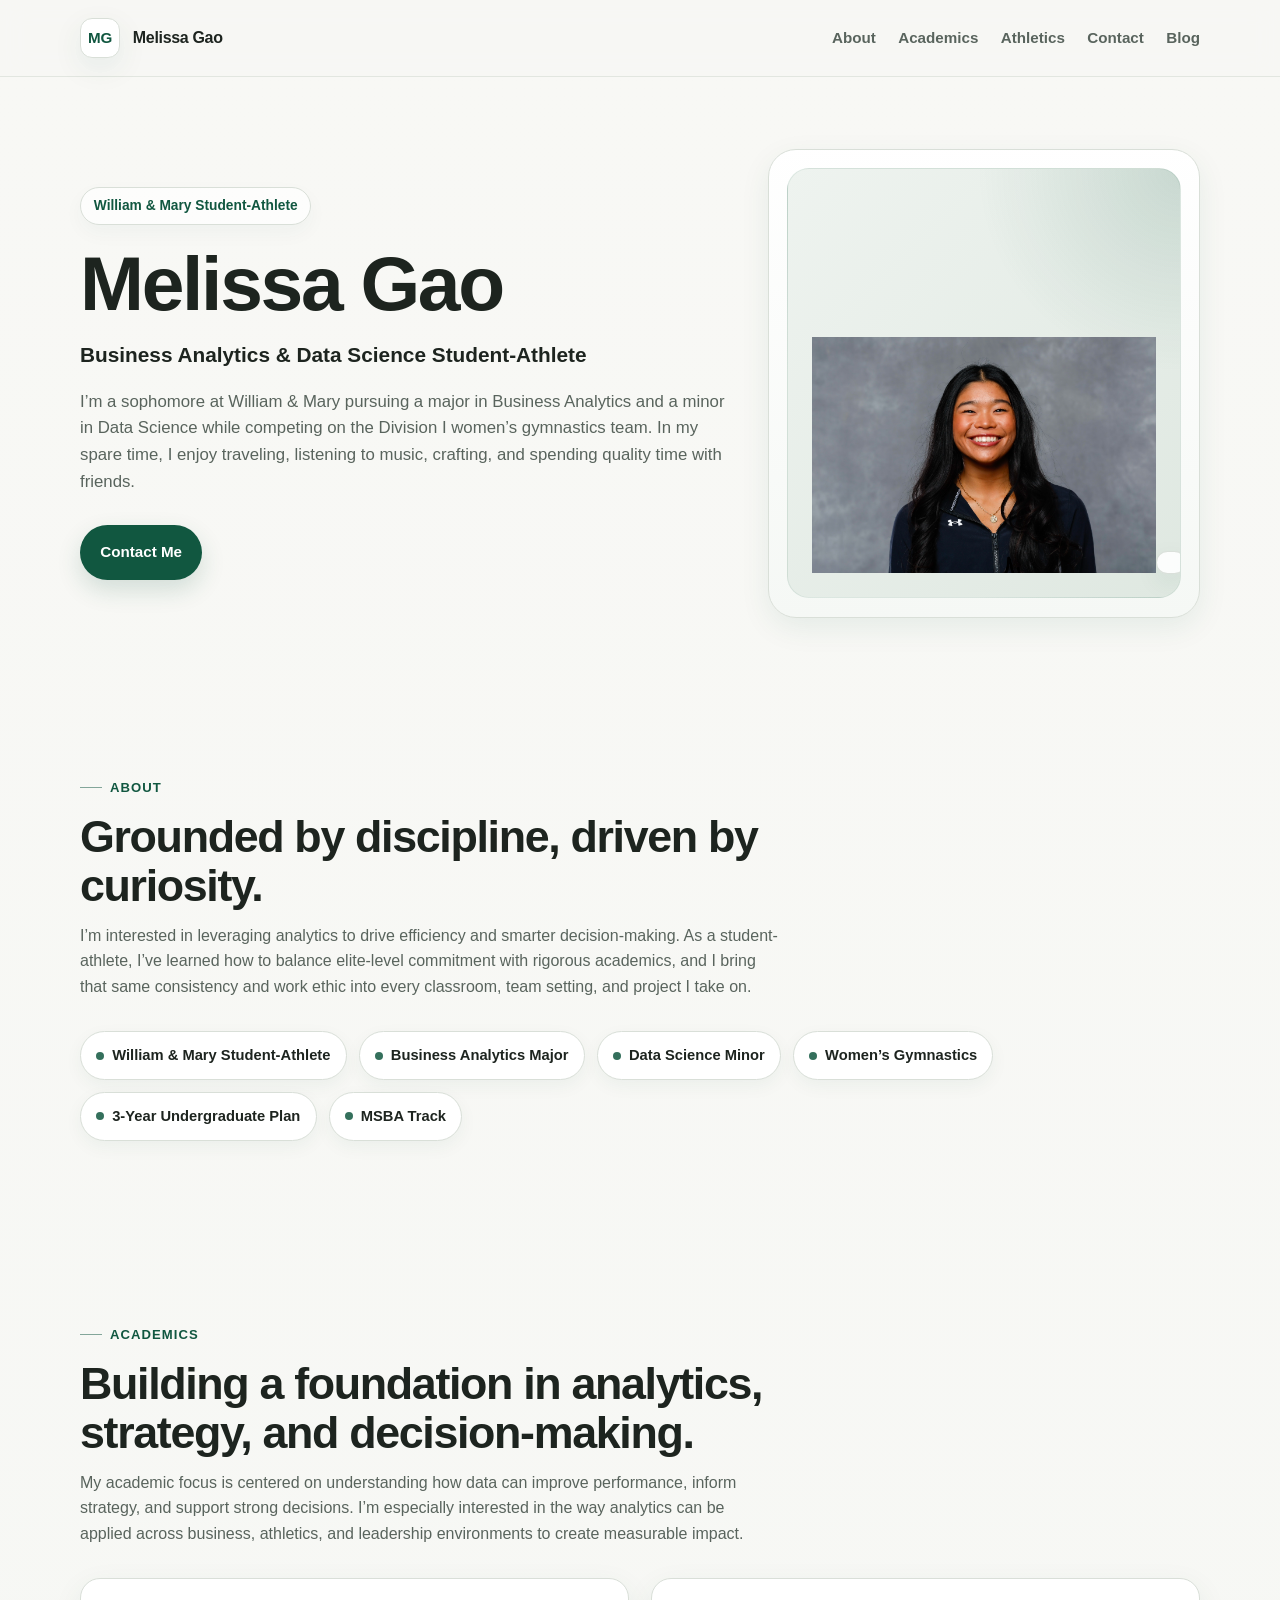
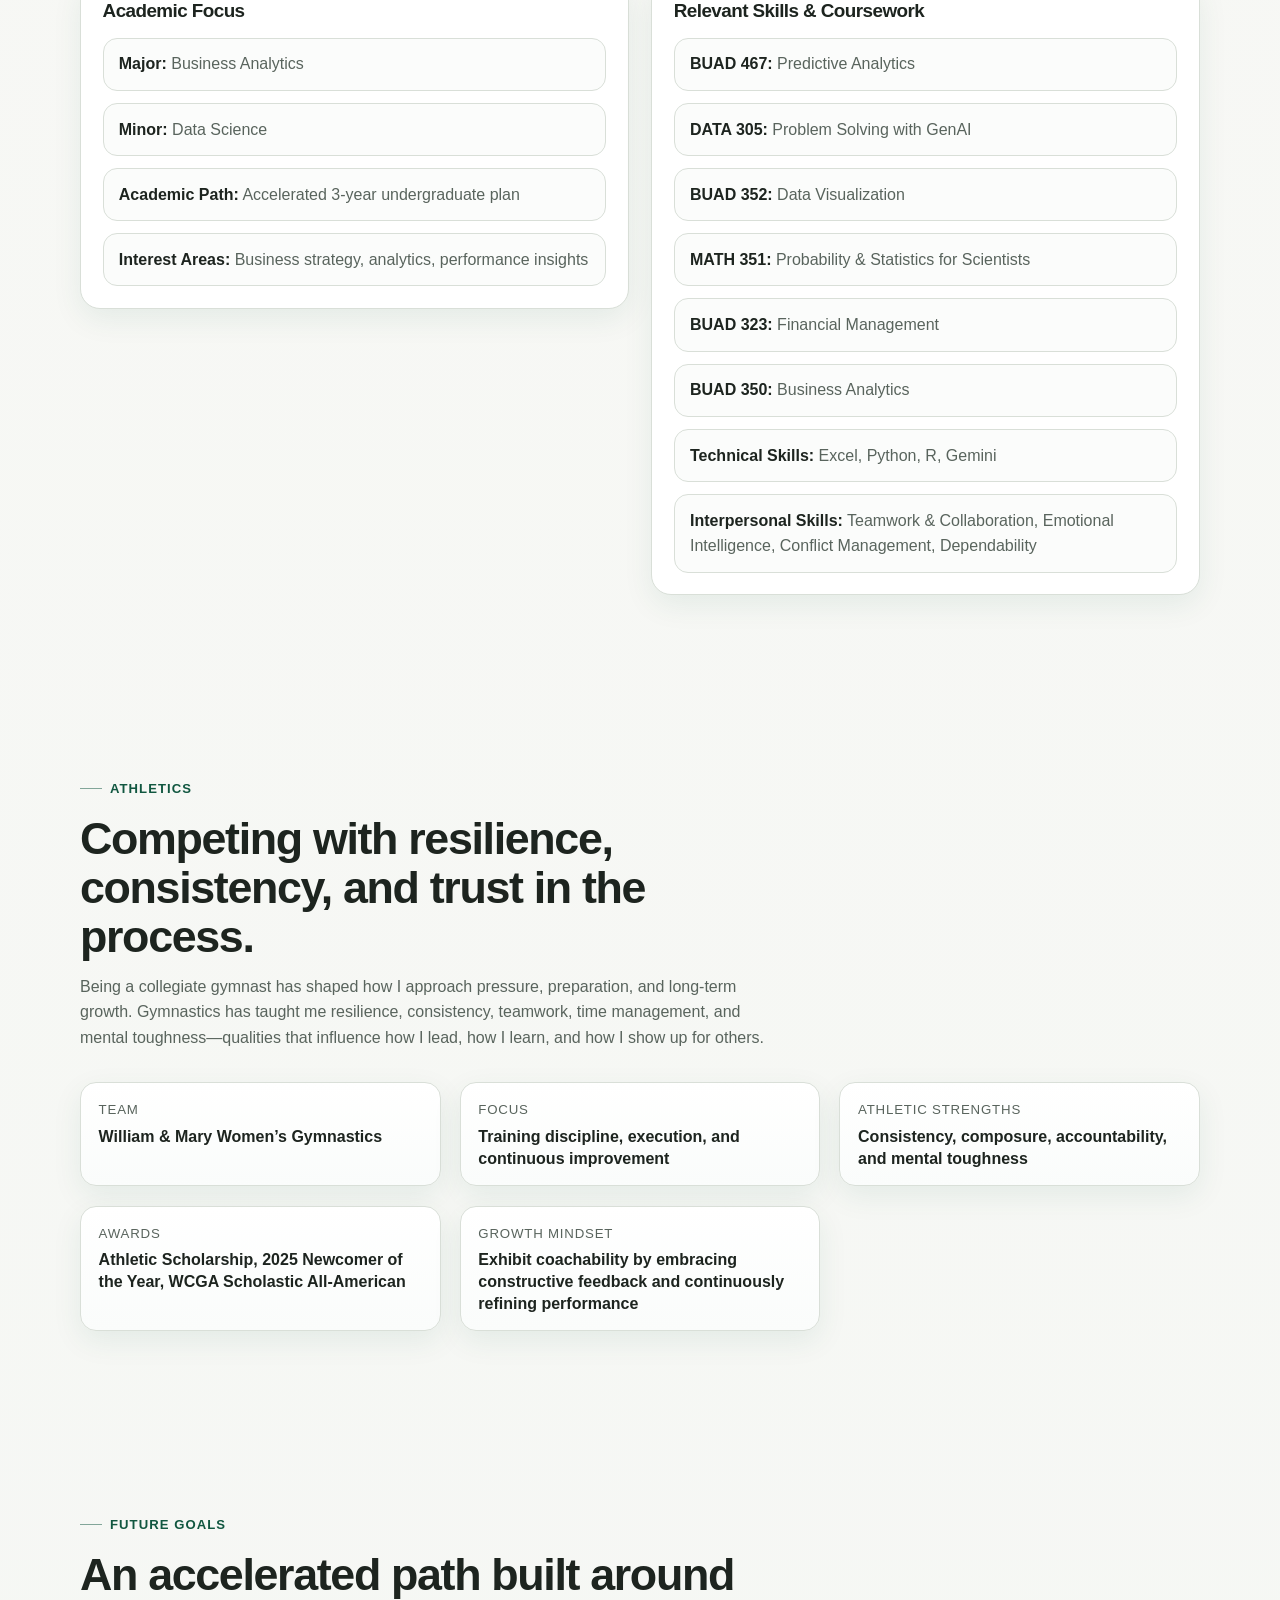
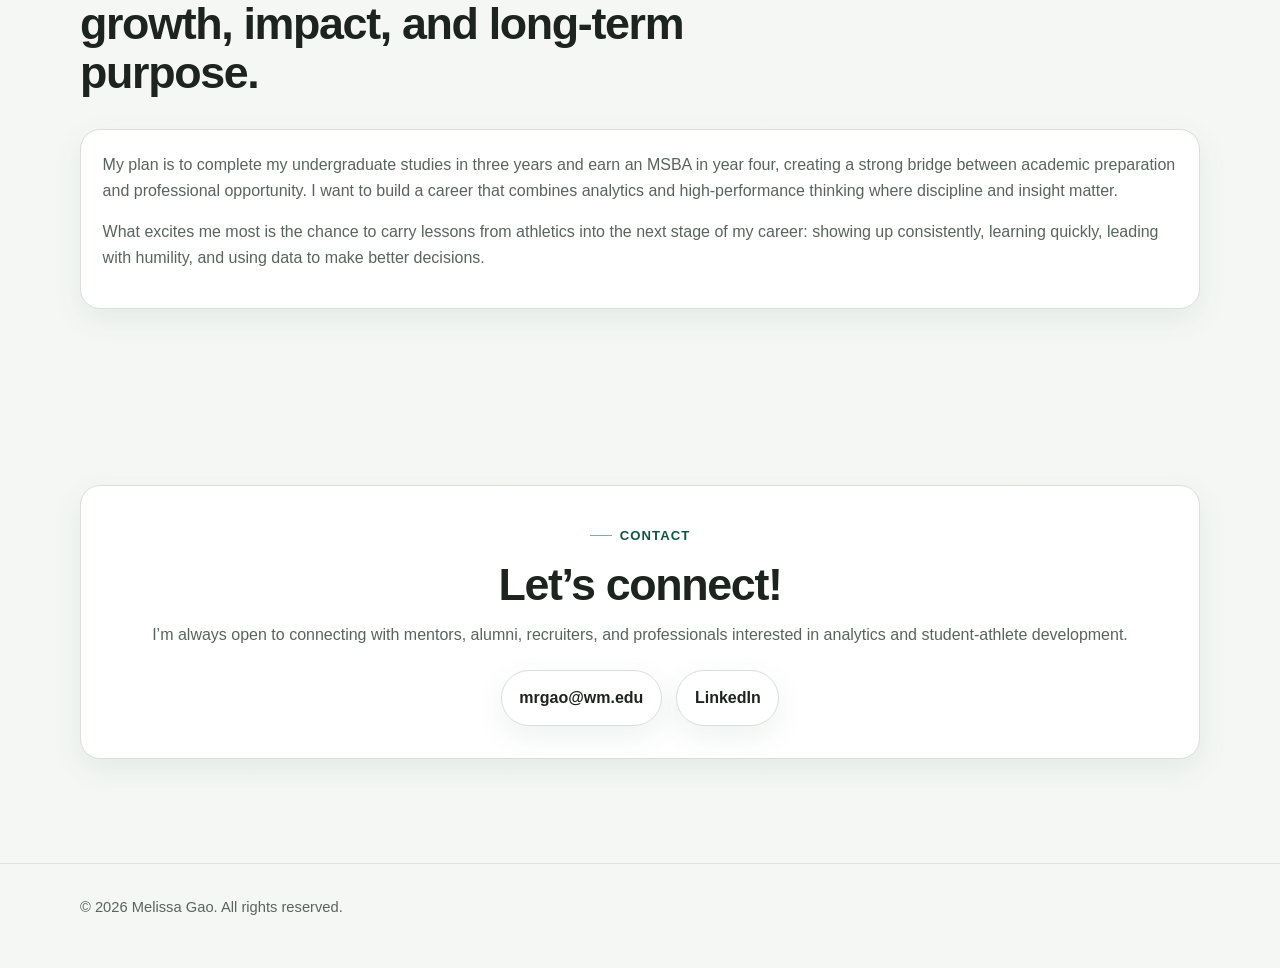
<file: index.html>
<!DOCTYPE html>
<html lang="en">
<head>
  <meta charset="UTF-8" />
  <meta name="viewport" content="width=device-width, initial-scale=1.0" />
  <title>Melissa Gao | Portfolio</title>
  <meta
    name="description"
    content="Personal portfolio homepage for a William & Mary student-athlete studying Business Analytics and Data Science."
  />
  <style>
    :root {
      --bg: #f7f7f4;
      --surface: #ffffff;
      --surface-muted: #f1f4f0;
      --text: #1d241f;
      --text-soft: #59645d;
      --line: #d9dfd8;
      --accent: #115740;
      --accent-soft: #e7f0ec;
      --shadow: 0 10px 30px rgba(17, 87, 64, 0.08);
      --radius: 20px;
      --radius-sm: 14px;
      --max-width: 1120px;
    }

    * {
      box-sizing: border-box;
    }

    html {
      scroll-behavior: smooth;
    }

    body {
      margin: 0;
      font-family: -apple-system, BlinkMacSystemFont, "Segoe UI", Roboto, Helvetica, Arial, sans-serif;
      background: linear-gradient(to bottom, #f8f8f5 0%, #f5f7f4 100%);
      color: var(--text);
      line-height: 1.6;
      -webkit-font-smoothing: antialiased;
      text-rendering: optimizeLegibility;
    }

    img {
      max-width: 100%;
      display: block;
    }

    a {
      color: inherit;
      text-decoration: none;
    }

    .container {
      width: min(calc(100% - 2rem), var(--max-width));
      margin: 0 auto;
    }

    .section {
      padding: 5.5rem 0;
    }

    .section-header {
      max-width: 700px;
      margin-bottom: 2rem;
    }

    .eyebrow {
      display: inline-flex;
      align-items: center;
      gap: 0.5rem;
      font-size: 0.82rem;
      font-weight: 700;
      letter-spacing: 0.08em;
      text-transform: uppercase;
      color: var(--accent);
      margin-bottom: 0.9rem;
    }

    .eyebrow::before {
      content: "";
      width: 22px;
      height: 1px;
      background: var(--accent);
      opacity: 0.5;
    }

    h1, h2, h3, h4 {
      margin: 0 0 0.75rem;
      line-height: 1.1;
      letter-spacing: -0.03em;
    }

    h1 {
      font-size: clamp(2.8rem, 6vw, 5rem);
      font-weight: 750;
    }

    h2 {
      font-size: clamp(2rem, 4vw, 2.8rem);
      font-weight: 720;
    }

    h3 {
      font-size: 1.18rem;
      font-weight: 650;
    }

    p {
      margin: 0 0 1rem;
      color: var(--text-soft);
      font-size: 1rem;
    }

    .muted {
      color: var(--text-soft);
    }

    .site-header {
      position: sticky;
      top: 0;
      z-index: 50;
      backdrop-filter: blur(14px);
      background: rgba(247, 247, 244, 0.82);
      border-bottom: 1px solid rgba(217, 223, 216, 0.7);
    }

    .nav {
      min-height: 76px;
      display: flex;
      align-items: center;
      justify-content: space-between;
      gap: 1rem;
    }

    .brand {
      display: inline-flex;
      align-items: center;
      gap: 0.8rem;
      font-weight: 700;
      letter-spacing: -0.02em;
    }

    .brand-mark {
      width: 40px;
      height: 40px;
      border-radius: 12px;
      display: grid;
      place-items: center;
      background: var(--surface);
      border: 1px solid var(--line);
      box-shadow: var(--shadow);
      color: var(--accent);
      font-size: 0.95rem;
      font-weight: 800;
    }

    .nav-links {
      display: flex;
      align-items: center;
      gap: 1.4rem;
      flex-wrap: wrap;
    }

    .nav-links a {
      color: var(--text-soft);
      font-size: 0.95rem;
      font-weight: 550;
      transition: color 0.2s ease;
    }

    .nav-links a:hover,
    .nav-links a:focus {
      color: var(--accent);
    }

    .hero {
      padding: 4.5rem 0 4rem;
    }

    .hero-grid {
      display: grid;
      grid-template-columns: 1.2fr 0.8fr;
      gap: 2.5rem;
      align-items: center;
    }

    .hero-copy {
      max-width: 700px;
    }

    .hero-kicker {
      display: inline-block;
      margin-bottom: 1rem;
      padding: 0.45rem 0.8rem;
      border: 1px solid var(--line);
      border-radius: 999px;
      background: rgba(255, 255, 255, 0.7);
      color: var(--accent);
      font-size: 0.86rem;
      font-weight: 650;
      box-shadow: 0 8px 20px rgba(17, 87, 64, 0.04);
    }

    .hero-subtitle {
      font-size: clamp(1.05rem, 2vw, 1.3rem);
      color: var(--text);
      font-weight: 560;
      margin-bottom: 1.1rem;
    }

    .hero-text {
      font-size: 1.05rem;
      max-width: 680px;
      margin-bottom: 1.8rem;
    }

    .hero-actions {
      display: flex;
      gap: 0.9rem;
      flex-wrap: wrap;
      margin-top: 1.5rem;
    }

    .button {
      display: inline-flex;
      align-items: center;
      justify-content: center;
      min-height: 48px;
      padding: 0.9rem 1.2rem;
      border-radius: 999px;
      border: 1px solid transparent;
      font-weight: 650;
      font-size: 0.95rem;
      transition: transform 0.2s ease, box-shadow 0.2s ease, background 0.2s ease, border-color 0.2s ease;
    }

    .button:hover,
    .button:focus {
      transform: translateY(-1px);
    }

    .button-primary {
      background: var(--accent);
      color: white;
      box-shadow: 0 10px 24px rgba(17, 87, 64, 0.16);
    }

    .button-primary:hover,
    .button-primary:focus {
      box-shadow: 0 14px 28px rgba(17, 87, 64, 0.22);
    }

    .button-secondary {
      background: var(--surface);
      border-color: var(--line);
      color: var(--text);
      box-shadow: var(--shadow);
    }

    .button-secondary:hover,
    .button-secondary:focus {
      border-color: #bcc7bf;
      background: #fcfcfb;
    }

    .hero-card {
      background: linear-gradient(180deg, rgba(255,255,255,0.98) 0%, rgba(245,248,245,0.96) 100%);
      border: 1px solid var(--line);
      border-radius: 28px;
      padding: 1.15rem;
      box-shadow: var(--shadow);
    }

    .portrait {
      border-radius: 22px;
      min-height: 430px;
      display: flex;
      align-items: flex-end;
      justify-content: flex-start;
      padding: 1.5rem;
      position: relative;
      overflow: hidden;
      background:
        radial-gradient(circle at top right, rgba(17, 87, 64, 0.14), transparent 35%),
        linear-gradient(135deg, #eef3ef 0%, #dfe8e1 100%);
      border: 1px solid rgba(17, 87, 64, 0.08);
    }

    .portrait::before {
      position: absolute;
      inset: 0;
      display: grid;
      place-items: center;
      color: rgba(29, 36, 31, 0.42);
      font-size: 1rem;
      letter-spacing: 0.04em;
      text-transform: uppercase;
    }

    .portrait-badge {
      position: relative;
      z-index: 1;
      display: inline-flex;
      gap: 0.55rem;
      align-items: center;
      padding: 0.65rem 0.9rem;
      border-radius: 999px;
      background: rgba(255, 255, 255, 0.88);
      border: 1px solid rgba(217, 223, 216, 0.95);
      box-shadow: 0 8px 24px rgba(17, 87, 64, 0.08);
      font-size: 0.9rem;
      color: var(--text);
      backdrop-filter: blur(8px);
    }

    .portrait-badge span {
      width: 8px;
      height: 8px;
      border-radius: 50%;
      background: var(--accent);
      display: inline-block;
    }

    .grid {
      display: grid;
      gap: 1.2rem;
    }

    .grid-2 {
      grid-template-columns: repeat(2, minmax(0, 1fr));
    }

    .grid-3 {
      grid-template-columns: repeat(3, minmax(0, 1fr));
    }

    .card {
      background: var(--surface);
      border: 1px solid var(--line);
      border-radius: var(--radius);
      padding: 1.35rem;
      box-shadow: var(--shadow);
      transition: transform 0.2s ease, box-shadow 0.2s ease, border-color 0.2s ease;
    }

    .card:hover,
    .card:focus-within {
      transform: translateY(-2px);
      box-shadow: 0 16px 34px rgba(17, 87, 64, 0.1);
      border-color: #c9d3cb;
    }

    .stat-card {
      padding: 1rem 1.1rem;
      border-radius: 16px;
      background: linear-gradient(180deg, #ffffff 0%, #fafcfb 100%);
    }

    .stat-title {
      font-size: 0.83rem;
      color: var(--text-soft);
      text-transform: uppercase;
      letter-spacing: 0.06em;
      margin-bottom: 0.35rem;
    }

    .stat-value {
      font-size: 1rem;
      color: var(--text);
      font-weight: 650;
      line-height: 1.35;
    }

    .badge-wrap {
      display: flex;
      flex-wrap: wrap;
      gap: 0.75rem;
      margin-top: 1.2rem;
    }

    .badge {
      display: inline-flex;
      align-items: center;
      gap: 0.5rem;
      padding: 0.72rem 0.95rem;
      border-radius: 999px;
      background: var(--surface);
      border: 1px solid var(--line);
      color: var(--text);
      font-size: 0.92rem;
      font-weight: 550;
      box-shadow: 0 6px 18px rgba(17, 87, 64, 0.05);
    }

    .badge::before {
      content: "";
      width: 8px;
      height: 8px;
      border-radius: 50%;
      background: var(--accent);
      opacity: 0.85;
      flex: 0 0 auto;
    }

    .split {
      display: grid;
      grid-template-columns: 1fr 1fr;
      gap: 1.4rem;
      align-items: start;
    }

    .list {
      padding: 0;
      margin: 1rem 0 0;
      list-style: none;
      display: grid;
      gap: 0.75rem;
    }

    .list li {
      padding: 0.8rem 0.95rem;
      border: 1px solid var(--line);
      border-radius: 14px;
      background: #fbfcfb;
      color: var(--text-soft);
    }

    .list strong {
      color: var(--text);

    }

    .card-link {
      display: inline-flex;
      align-items: center;
      gap: 0.45rem;
      margin-top: 0.55rem;
      color: var(--accent);
      font-size: 0.93rem;
      font-weight: 650;
      transition: opacity 0.2s ease;
    }

    .card-link:hover,
    .card-link:focus {
      opacity: 0.78;
    }

    .contact-card {
      text-align: center;
      padding: 2rem;
    }

    .contact-links {
      display: flex;
      justify-content: center;
      flex-wrap: wrap;
      gap: 0.9rem;
      margin-top: 1.4rem;
    }

    .contact-pill {
      display: inline-flex;
      align-items: center;
      justify-content: center;
      padding: 0.9rem 1.1rem;
      border-radius: 999px;
      border: 1px solid var(--line);
      background: var(--surface);
      color: var(--text);
      font-weight: 600;
      box-shadow: var(--shadow);
      transition: transform 0.2s ease, border-color 0.2s ease;
    }

    .contact-pill:hover,
    .contact-pill:focus {
      transform: translateY(-1px);
      border-color: #bcc7bf;
    }

    footer {
      padding: 2rem 0 3rem;
      color: var(--text-soft);
      font-size: 0.92rem;
      border-top: 1px solid rgba(217, 223, 216, 0.8);
      margin-top: 1rem;
    }

    .footer-inner {
      display: flex;
      justify-content: space-between;
      gap: 1rem;
      flex-wrap: wrap;
    }

    @media (max-width: 900px) {
      .hero-grid,
      .split,
      .grid-3,
      .grid-2 {
        grid-template-columns: 1fr;
      }

      .hero {
        padding-top: 3rem;
      }

      .portrait {
        min-height: 320px;
      }
    }

    @media (max-width: 680px) {
      .nav {
        flex-direction: column;
        align-items: flex-start;
        justify-content: center;
        padding: 0.9rem 0;
      }

      .nav-links {
        gap: 0.95rem 1rem;
      }

      .section {
        padding: 4.25rem 0;
      }

      .hero-actions,
      .contact-links {
        flex-direction: column;
        align-items: stretch;
      }

      .button,
      .contact-pill {
        width: 100%;
      }

      .hero-card {
        padding: 0.9rem;
      }

      .footer-inner {
        flex-direction: column;
      }
    }
  </style>
</head>
<body>
  <header class="site-header">
    <div class="container nav">
      <a href="#" class="brand" aria-label="Homepage">
        <div class="brand-mark">MG</div>
        <span>Melissa Gao</span>
      </a>

      <nav class="nav-links" aria-label="Primary">
        <a href="#about">About</a>
        <a href="#academics">Academics</a>
        <a href="#athletics">Athletics</a>
        <a href="#contact">Contact</a>
        <a href="./blog.html">Blog</a>
      </nav>
    </div>
  </header>

  <main>
    <section class="hero">
      <div class="container hero-grid">
        <div class="hero-copy">
          <div class="hero-kicker">William &amp; Mary Student-Athlete</div>
          <h1>Melissa Gao</h1>
          <p class="hero-subtitle">
            Business Analytics & Data Science Student-Athlete
          </p>
          <p class="hero-text">
            I’m a sophomore at William &amp; Mary pursuing a major in Business Analytics and a minor in Data Science while competing on the Division I women’s gymnastics team. In my spare time, I enjoy traveling, listening to music, crafting, and spending quality time with friends.
          </p>
          <div class="hero-actions">
            <a class="button button-primary" href="#contact">Contact Me</a>
          </div>
        </div>

        <div class="hero-card">
          <div class="portrait">
            <img src="headshot.jpg" class="portrait-image" />
            <div class="portrait-badge">
            </div>
          </div>
        </div>
      </div>
    </section>

    <section id="about" class="section">
      <div class="container">
        <div class="section-header">
          <div class="eyebrow">About</div>
          <h2>Grounded by discipline, driven by curiosity.</h2>
          <p>
            I’m interested in leveraging analytics to drive efficiency and smarter decision-making. As a student-athlete, I’ve learned how to balance elite-level commitment with rigorous academics, and I bring that same consistency and work ethic into every classroom, team setting, and project I take on.
          </p>
        </div>

        <div class="badge-wrap">
          <div class="badge">William &amp; Mary Student-Athlete</div>
          <div class="badge">Business Analytics Major</div>
          <div class="badge">Data Science Minor</div>
          <div class="badge">Women’s Gymnastics</div>
          <div class="badge">3-Year Undergraduate Plan</div>
          <div class="badge">MSBA Track</div>
        </div>
      </div>
    </section>

    <section id="academics" class="section">
      <div class="container">
        <div class="section-header">
          <div class="eyebrow">Academics</div>
          <h2>Building a foundation in analytics, strategy, and decision-making.</h2>
          <p>
            My academic focus is centered on understanding how data can improve performance, inform strategy, and support strong decisions. I’m especially interested in the way analytics can be applied across business, athletics, and leadership environments to create measurable impact.
          </p>
        </div>

        <div class="split">
          <div class="card">
            <h3>Academic Focus</h3>
            <ul class="list">
              <li><strong>Major:</strong> Business Analytics</li>
              <li><strong>Minor:</strong> Data Science</li>
              <li><strong>Academic Path:</strong> Accelerated 3-year undergraduate plan</li>
              <li><strong>Interest Areas:</strong> Business strategy, analytics, performance insights</li>
            </ul>
          </div>

          <div class="card">
            <h3>Relevant Skills &amp; Coursework</h3>
            <ul class="list">
              <li><strong>BUAD 467:</strong> Predictive Analytics</li>
              <li><strong>DATA 305:</strong> Problem Solving with GenAI</li>
              <li><strong>BUAD 352:</strong> Data Visualization</li>
              <li><strong>MATH 351:</strong> Probability & Statistics for Scientists</li>
              <li><strong>BUAD 323:</strong> Financial Management</li>
              <li><strong>BUAD 350:</strong> Business Analytics</li>
              <li><strong>Technical Skills:</strong> Excel, Python, R, Gemini</li>
              <li><strong>Interpersonal Skills:</strong> Teamwork & Collaboration, Emotional Intelligence, Conflict Management, Dependability</li>
            </ul>
          </div>
        </div>
      </div>
    </section>

    <section id="athletics" class="section">
      <div class="container">
        <div class="section-header">
          <div class="eyebrow">Athletics</div>
          <h2>Competing with resilience, consistency, and trust in the process.</h2>
          <p>
            Being a collegiate gymnast has shaped how I approach pressure, preparation, and long-term growth. Gymnastics has taught me resilience, consistency, teamwork, time management, and mental toughness—qualities that influence how I lead, how I learn, and how I show up for others.
          </p>
        </div>

        <div class="grid grid-3">
          <div class="card stat-card">
            <div class="stat-title">Team</div>
            <div class="stat-value">William &amp; Mary Women’s Gymnastics</div>
          </div>
          <div class="card stat-card">
            <div class="stat-title">Focus</div>
            <div class="stat-value">Training discipline, execution, and continuous improvement</div>
          </div>
          <div class="card stat-card">
            <div class="stat-title">Athletic Strengths</div>
            <div class="stat-value">Consistency, composure, accountability, and mental toughness</div>
          </div>
          <div class="card stat-card">
            <div class="stat-title">Awards</div>
            <div class="stat-value">Athletic Scholarship, 2025 Newcomer of the Year, WCGA Scholastic All-American</div>
          </div>
          <div class="card stat-card">
            <div class="stat-title">Growth Mindset</div>
            <div class="stat-value">Exhibit coachability by embracing constructive feedback and continuously refining performance</div>
          </div>
        </div>
      </div>
    </section>

    <section id="goals" class="section">
      <div class="container">
        <div class="section-header">
          <div class="eyebrow">Future Goals</div>
          <h2>An accelerated path built around growth, impact, and long-term purpose.</h2>
        </div>

        <div class="card goal-card">
          <p>
            My plan is to complete my undergraduate studies in three years and earn an MSBA in year four, creating a strong bridge between academic preparation and professional opportunity. I want to build a career that combines analytics and high-performance thinking where discipline and insight matter.
          </p>
          <p>
            What excites me most is the chance to carry lessons from athletics into the next stage of my career: showing up consistently, learning quickly, leading with humility, and using data to make better decisions.
          </p>
        </div>
      </div>
    </section>

    <section id="contact" class="section">
      <div class="container">
        <div class="card contact-card">
          <div class="eyebrow" style="justify-content:center;">Contact</div>
          <h2>Let’s connect!</h2>
          <p>
            I’m always open to connecting with mentors, alumni, recruiters, and professionals interested in analytics and student-athlete development.
          </p>

          <div class="contact-links">
            <a class="contact-pill" href="mailto:mrgao@wm.edu">mrgao@wm.edu</a>
            <a class="contact-pill" href="https://www.linkedin.com/in/melissagao" target="_blank" rel="noopener"> LinkedIn</a>
          </div>
        </div>
      </div>
    </section>
  </main>

  <footer>
    <div class="container footer-inner">
      <div>&copy; 2026 Melissa Gao. All rights reserved.</div>
    </div>
  </footer>
</body>
</html>
</file>
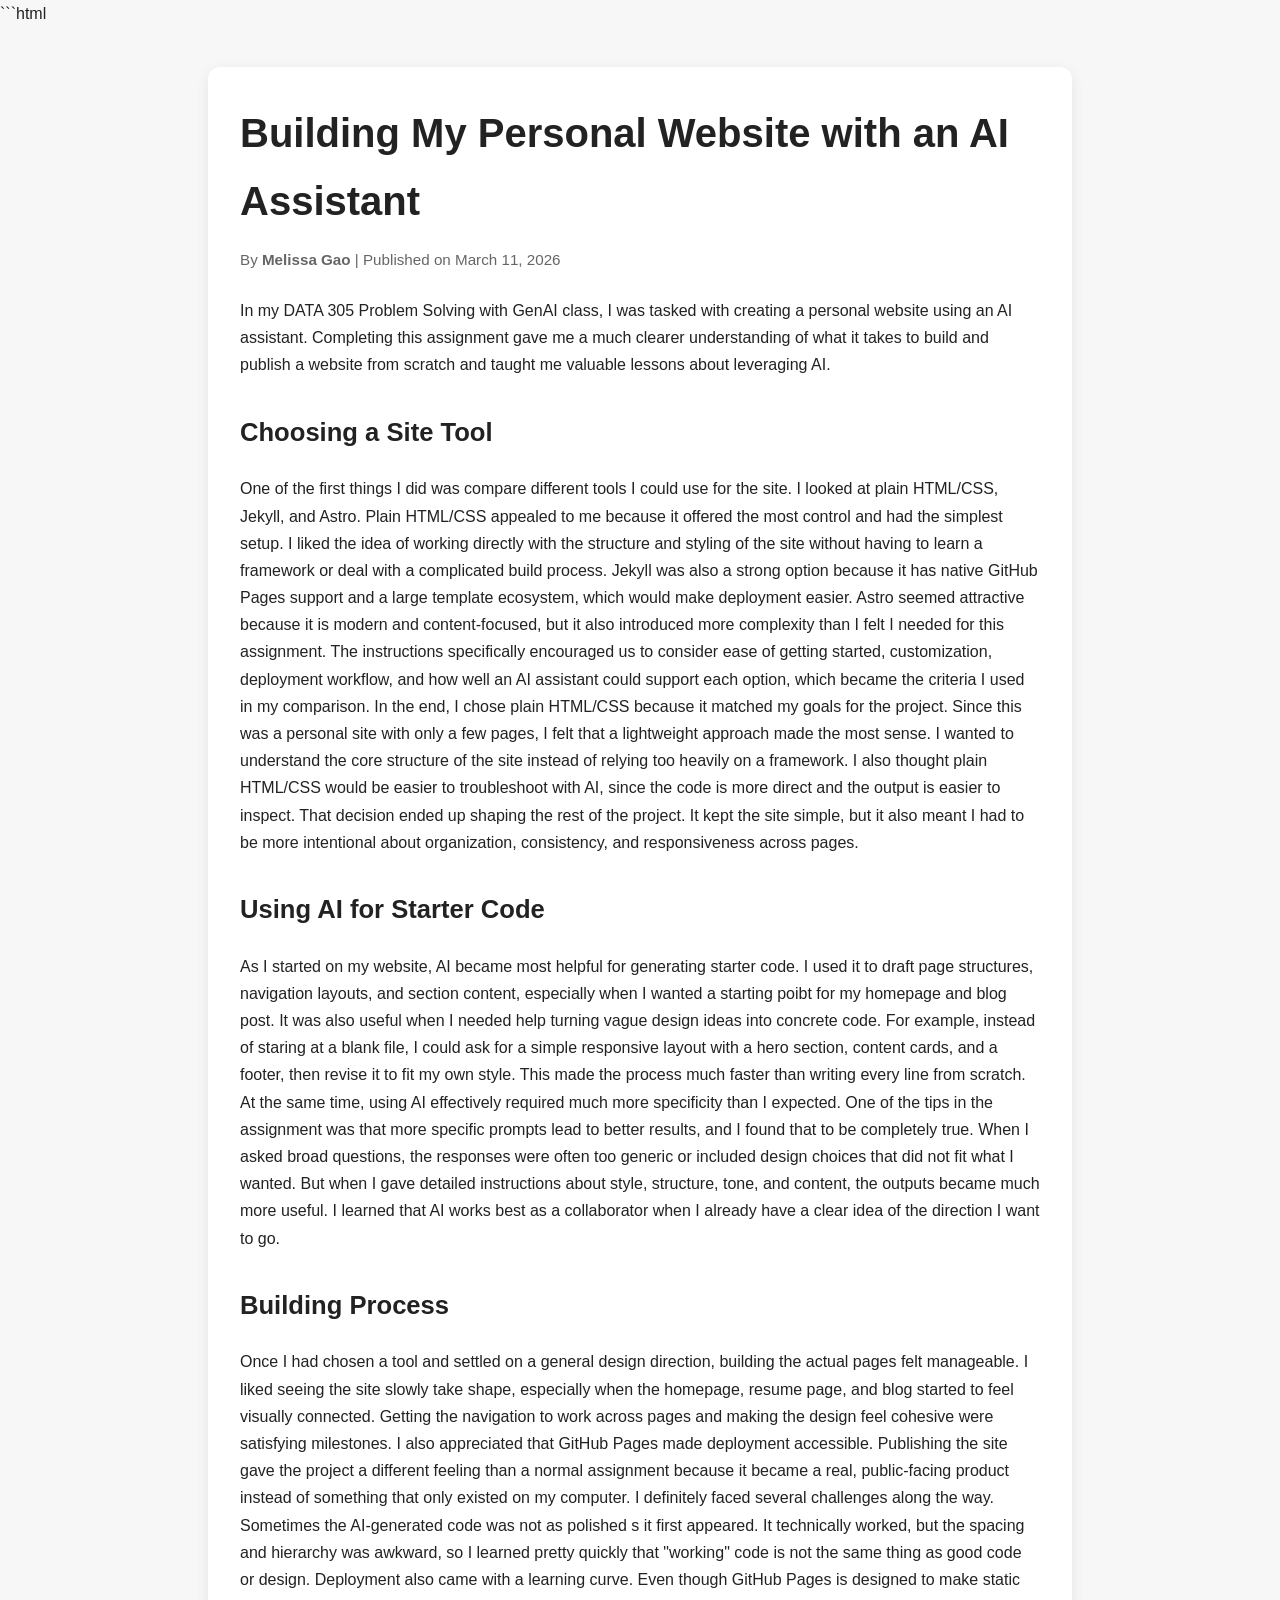
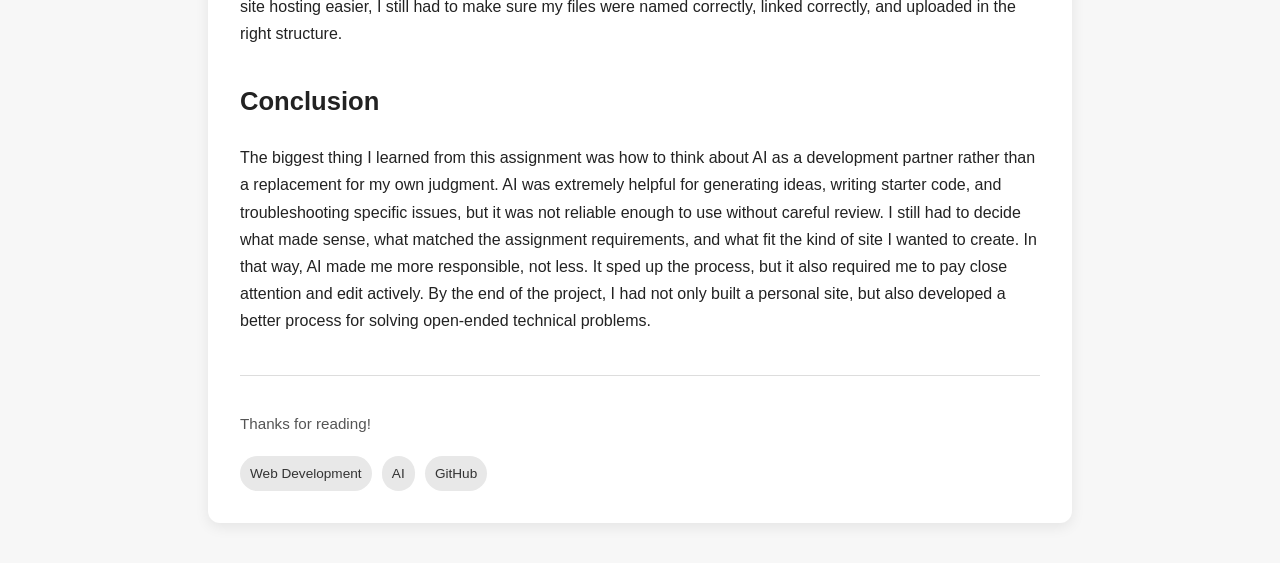
<file: blog.html>
```html
<!DOCTYPE html>
<html lang="en">
<head>
  <meta charset="UTF-8" />
  <meta name="viewport" content="width=device-width, initial-scale=1.0" />
  <title>Building My Personal Website with an AI Assistant</title>
  <meta name="description" content="A short summary of your blog post." />
  <style>
    body {
      font-family: Arial, sans-serif;
      line-height: 1.7;
      margin: 0;
      padding: 0;
      background: #f7f7f7;
      color: #222;
    }

    .container {
      max-width: 800px;
      margin: 40px auto;
      padding: 32px;
      background: #fff;
      border-radius: 12px;
      box-shadow: 0 4px 14px rgba(0, 0, 0, 0.08);
    }

    .post-header {
      margin-bottom: 24px;
    }

    .post-title {
      font-size: 2.5rem;
      margin: 0 0 12px;
    }

    .post-meta {
      font-size: 0.95rem;
      color: #666;
    }

    .featured-image {
      width: 100%;
      border-radius: 10px;
      margin: 24px 0;
    }

    .post-content h2 {
      margin-top: 32px;
      font-size: 1.6rem;
    }

    .post-content p {
      margin: 16px 0;
    }

    .post-content blockquote {
      margin: 24px 0;
      padding: 16px 20px;
      border-left: 4px solid #333;
      background: #f0f0f0;
      font-style: italic;
    }

    .post-footer {
      margin-top: 40px;
      padding-top: 20px;
      border-top: 1px solid #ddd;
      font-size: 0.95rem;
      color: #555;
    }

    .tags {
      margin-top: 12px;
    }

    .tag {
      display: inline-block;
      background: #e8e8e8;
      color: #333;
      padding: 6px 10px;
      margin: 4px 6px 0 0;
      border-radius: 20px;
      font-size: 0.85rem;
    }
  </style>
</head>
<body>
  <main class="container">
    <article>
      <header class="post-header">
        <h1 class="post-title">Building My Personal Website with an AI Assistant</h1>
        <div class="post-meta">
          By <strong>Melissa Gao</strong> | Published on <time datetime="2026-03-11">March 11, 2026</time>
        </div>
      </header>

      <section class="post-content">
        <p>
          In my DATA 305 Problem Solving with GenAI class, I was tasked with creating a personal website using an AI assistant. Completing this assignment gave me a much clearer understanding of what it takes to build and publish a website from scratch and taught me valuable lessons about leveraging AI.

        <h2>Choosing a Site Tool</h2>
        <p>
          One of the first things I did was compare different tools I could use for the site. I looked at plain HTML/CSS, Jekyll, and Astro. Plain HTML/CSS appealed to me because it offered the most control and had the simplest setup. I liked the idea of working directly with the structure and styling of the site without having to learn a framework or deal with a complicated build process. Jekyll was also a strong option because it has native GitHub Pages support and a large template ecosystem, which would make deployment easier. Astro seemed attractive because it is modern and content-focused, but it also introduced more complexity than I felt I needed for this assignment. The instructions specifically encouraged us to consider ease of getting started, customization, deployment workflow, and how well an AI assistant could support each option, which became the criteria I used in my comparison. 

          In the end, I chose plain HTML/CSS because it matched my goals for the project. Since this was a personal site with only a few pages, I felt that a lightweight approach made the most sense. I wanted to understand the core structure of the site instead of relying too heavily on a framework. I also thought plain HTML/CSS would be easier to troubleshoot with AI, since the code is more direct and the output is easier to inspect. That decision ended up shaping the rest of the project. It kept the site simple, but it also meant I had to be more intentional about organization, consistency, and responsiveness across pages.
        </p>

        <h2>Using AI for Starter Code</h2>
        <p>                                                                                                                                                                                                                                         
          As I started on my website, AI became most helpful for generating starter code. I used it to draft page structures, navigation layouts, and section content, especially when I wanted a starting poibt for my homepage and blog post. It was also useful when I needed help turning vague design ideas into concrete code. For example, instead of staring at a blank file, I could ask for a simple responsive layout with a hero section, content cards, and a footer, then revise it to fit my own style. This made the process much faster than writing every line from scratch.
          At the same time, using AI effectively required much more specificity than I expected. One of the tips in the assignment was that more specific prompts lead to better results, and I found that to be completely true. When I asked broad questions, the responses were often too generic or included design choices that did not fit what I wanted. But when I gave detailed instructions about style, structure, tone, and content, the outputs became much more useful. I learned that AI works best as a collaborator when I already have a clear idea of the direction I want to go.
        </p>

        <h2>Building Process</h2>
        <p>
          Once I had chosen a tool and settled on a general design direction, building the actual pages felt manageable. I liked seeing the site slowly take shape, especially when the homepage, resume page, and blog started to feel visually connected. Getting the navigation to work across pages and making the design feel cohesive were satisfying milestones. I also appreciated that GitHub Pages made deployment accessible. Publishing the site gave the project a different feeling than a normal assignment because it became a real, public-facing product instead of something that only existed on my computer.
          I definitely faced several challenges along the way. Sometimes the AI-generated code was not as polished s it first appeared. It technically worked, but the spacing and hierarchy was awkward, so I learned pretty quickly that "working" code is not the same thing as good code or design. Deployment also came with a learning curve. Even though GitHub Pages is designed to make static site hosting easier, I still had to make sure my files were named correctly, linked correctly, and uploaded in the right structure.
        </p>

        <h2>Conclusion</h2>
        <p>
          The biggest thing I learned from this assignment was how to think about AI as a development partner rather than a replacement for my own judgment. AI was extremely helpful for generating ideas, writing starter code, and troubleshooting specific issues, but it was not reliable enough to use without careful review. I still had to decide what made sense, what matched the assignment requirements, and what fit the kind of site I wanted to create. In that way, AI made me more responsible, not less. It sped up the process, but it also required me to pay close attention and edit actively. By the end of the project, I had not only built a personal site, but also developed a better process for solving open-ended technical problems.
        </p>
      </section>

      <footer class="post-footer">
        <p>Thanks for reading!</p>
        <div class="tags">
          <span class="tag">Web Development</span>
          <span class="tag">AI</span>
          <span class="tag">GitHub</span>
        </div>
      </footer>
    </article>
  </main>
</body>
</html>
</file>
